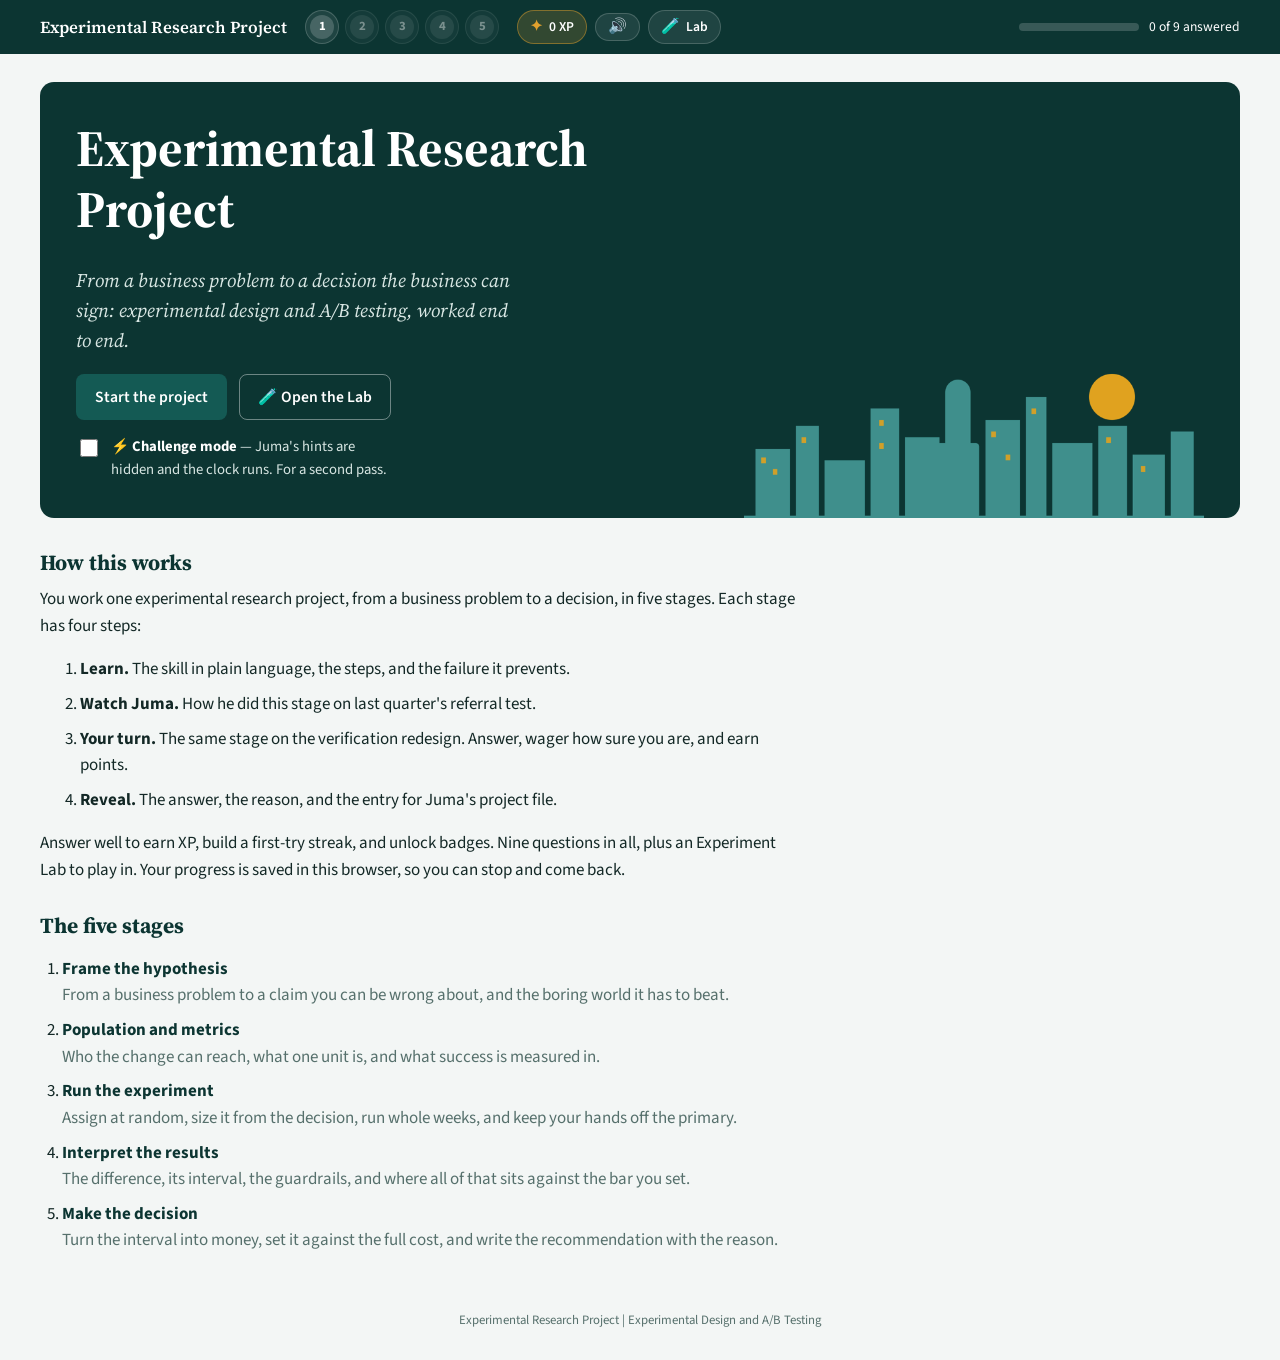
<file: index.html>
<!DOCTYPE html>
<html lang="en">
<head>
  <meta charset="utf-8">
  <meta name="viewport" content="width=device-width, initial-scale=1">
  <title>Experimental Research Project | Experimental Design and A/B Testing</title>
  <meta name="description" content="A self-paced interactive activity: take a business problem at Tuma, a Nairobi mobile wallet, through hypothesis, population and metrics, running the experiment, interpretation and the decision.">
  <meta name="theme-color" content="#0c3532">

  <!-- Social preview (Open Graph + Twitter) -->
  <meta property="og:type" content="website">
  <meta property="og:site_name" content="Nairobi Data Science 2.0">
  <meta property="og:title" content="Experimental Research Project — an interactive A/B testing activity">
  <meta property="og:description" content="Play Juma, a data analyst in Nairobi. Take one business problem from hypothesis to the decision through five stages. Earn XP, badges and a shareable result. A Nairobi Data Science 2.0 activity.">
  <meta property="og:url" content="https://vmwangi.github.io/experimental-research/">
  <meta property="og:image" content="https://vmwangi.github.io/experimental-research/assets/img/og-cover.png">
  <meta property="og:image:width" content="1200">
  <meta property="og:image:height" content="630">
  <meta property="og:image:alt" content="Experimental Research Project — Nairobi Data Science 2.0">
  <meta name="twitter:card" content="summary_large_image">
  <meta name="twitter:title" content="Experimental Research Project — an interactive A/B testing activity">
  <meta name="twitter:description" content="Play Juma, a data analyst in Nairobi. From hypothesis to decision in five stages. Earn XP, badges and a shareable result.">
  <meta name="twitter:image" content="https://vmwangi.github.io/experimental-research/assets/img/og-cover.png">
  <link rel="icon" href="data:image/svg+xml,%3Csvg xmlns='http://www.w3.org/2000/svg' viewBox='0 0 100 100'%3E%3Ctext y='.9em' font-size='90'%3E%F0%9F%A7%AA%3C/text%3E%3C/svg%3E">
  <link rel="preconnect" href="https://fonts.googleapis.com">
  <link rel="preconnect" href="https://fonts.gstatic.com" crossorigin>
  <link rel="stylesheet" href="https://fonts.googleapis.com/css2?family=Source+Sans+3:wght@400;600;700&family=Source+Serif+4:ital,opsz,wght@0,8..60,600;0,8..60,700;1,8..60,400&display=swap">
  <link rel="stylesheet" href="assets/style.css">
</head>
<body>
  <a class="skip" href="#main">Skip to content</a>
  <div id="app">
    <noscript>
      <p style="padding:24px">This activity needs JavaScript. Please enable it in your browser and reload the page.</p>
    </noscript>
  </div>
  <script src="assets/data.js"></script>
  <script src="assets/logic.js"></script>
  <script src="assets/app.js"></script>
</body>
</html>
</file>
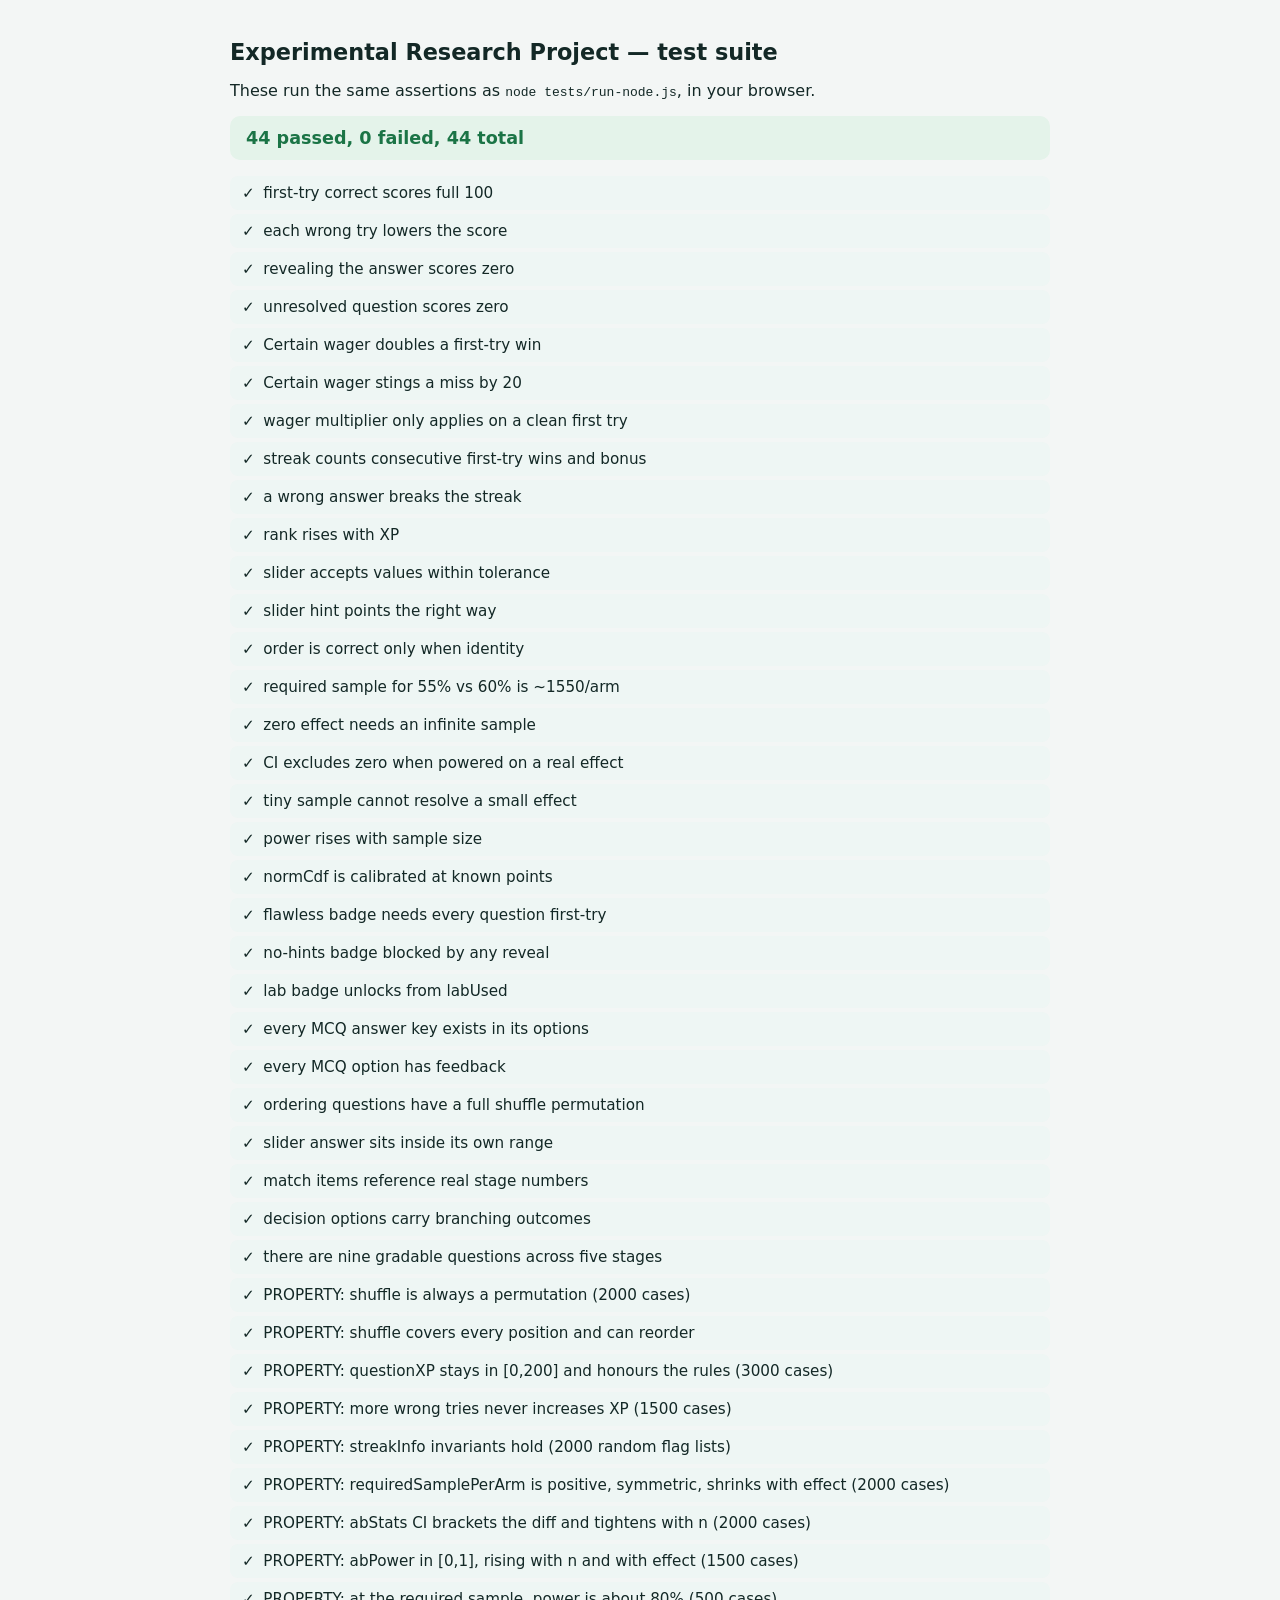
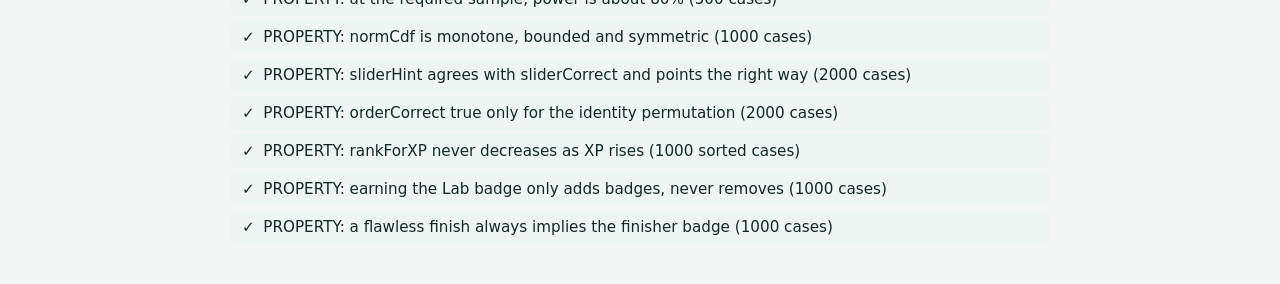
<file: tests.html>
<!DOCTYPE html>
<html lang="en">
<head>
  <meta charset="utf-8">
  <meta name="viewport" content="width=device-width, initial-scale=1">
  <title>Tests | Experimental Research Project</title>
  <style>
    body { font-family: "Segoe UI", system-ui, sans-serif; max-width: 820px; margin: 0 auto; padding: 24px; color: #132826; background: #f3f6f5; }
    h1 { font-size: 1.4rem; }
    #summary { font-size: 1.1rem; font-weight: 700; padding: 12px 16px; border-radius: 10px; margin: 16px 0; }
    #summary.ok { background: #e4f3ea; color: #1b7446; }
    #summary.bad { background: #fbe9e5; color: #a8321f; }
    ul { list-style: none; padding: 0; }
    li { padding: 8px 12px; border-radius: 8px; margin-bottom: 4px; font-size: .95rem; }
    li.pass { background: #eef6f4; }
    li.fail { background: #fbe9e5; color: #a8321f; }
    li .err { display: block; font-family: monospace; font-size: .85rem; margin-top: 4px; }
    .ico { display: inline-block; width: 1.4em; font-weight: 700; }
  </style>
</head>
<body>
  <h1>Experimental Research Project — test suite</h1>
  <p>These run the same assertions as <code>node tests/run-node.js</code>, in your browser.</p>
  <div id="summary">Running…</div>
  <ul id="results"></ul>

  <script src="assets/data.js"></script>
  <script src="assets/logic.js"></script>
  <script src="tests/cases.js"></script>
  <script>
    (function () {
      var ERP = window.ERP, W = window.WORKSHOP, cases = window.ERP_CASES;
      var results = document.getElementById("results");
      var summary = document.getElementById("summary");
      var pass = 0, fail = 0;
      cases.forEach(function (c) {
        var li = document.createElement("li");
        try {
          c.run(ERP, W);
          pass++;
          li.className = "pass";
          li.innerHTML = '<span class="ico">✓</span>' + c.name;
        } catch (e) {
          fail++;
          li.className = "fail";
          li.innerHTML = '<span class="ico">✗</span>' + c.name + '<span class="err">' + e.message + '</span>';
        }
        results.appendChild(li);
      });
      summary.textContent = pass + " passed, " + fail + " failed, " + cases.length + " total";
      summary.className = fail ? "bad" : "ok";
    })();
  </script>
</body>
</html>
</file>
<file: assets/style.css>
:root {
  --deep: #0c3532;
  --teal: #145a54;
  --teal-2: #2f7e76;
  --mist: #e6eeec;
  --paper: #ffffff;
  --page: #f3f6f5;
  --ink: #132826;
  --muted: #56706c;
  --line: #d3dfdc;
  --amber: #e2a12e;
  --amber-soft: #fbf1dc;
  --ok: #1b7446;
  --ok-soft: #e4f3ea;
  --bad: #a8321f;
  --bad-soft: #fbe9e5;
  --info-soft: #e6eff7;
  --info: #24527a;
  --serif: "Source Serif 4", Georgia, "Times New Roman", serif;
  --sans: "Source Sans 3", "Segoe UI", Roboto, Helvetica, Arial, sans-serif;
  --radius: 10px;
}

* { box-sizing: border-box; }
html { -webkit-text-size-adjust: 100%; scroll-padding-top: 90px; }
body {
  margin: 0;
  font-family: var(--sans);
  font-size: 17px;
  line-height: 1.55;
  color: var(--ink);
  background: var(--page);
}
img { max-width: 100%; height: auto; }
h1, h2, h3, h4 { font-family: var(--serif); line-height: 1.2; margin: 0 0 .5em; color: var(--deep); }
h1 { font-size: clamp(1.7rem, 3.5vw, 2.4rem); }
h2 { font-size: 1.35rem; }
h3 { font-size: 1.08rem; }
h4 { font-size: 1rem; margin-bottom: .25em; }
p { margin: 0 0 .9em; }
h1:focus, [tabindex="-1"]:focus { outline: none; }
:focus-visible { outline: 3px solid var(--amber); outline-offset: 2px; }

.sr-only {
  position: absolute; width: 1px; height: 1px; padding: 0; margin: -1px;
  overflow: hidden; clip: rect(0 0 0 0); white-space: nowrap; border: 0;
}
.skip { position: absolute; left: -999px; top: 0; background: var(--amber); color: var(--deep); padding: 8px 12px; z-index: 10; }
.skip:focus { left: 8px; }

.muted { color: var(--muted); }
.small { font-size: .9rem; }

/* header */
.top { background: var(--deep); color: #fff; position: sticky; top: 0; z-index: 5; }
.top-inner {
  max-width: 1240px; margin: 0 auto; padding: 10px 20px;
  display: flex; align-items: center; gap: 18px; flex-wrap: wrap;
}
.brand {
  font-family: var(--serif); font-size: 1.05rem; font-weight: 600;
  color: #fff; background: none; border: 0; padding: 4px 0; cursor: pointer;
}
.pills { list-style: none; margin: 0; padding: 0; display: flex; gap: 6px; flex-wrap: wrap; }
.pill {
  display: inline-flex; align-items: center; gap: 8px;
  background: rgba(255,255,255,.08); color: #fff;
  border: 1px solid rgba(255,255,255,.18); border-radius: 999px;
  padding: 4px 12px 4px 4px; font: inherit; font-size: .85rem; cursor: pointer;
}
.pill:hover:not(:disabled) { background: rgba(255,255,255,.16); }
.pill-num {
  width: 24px; height: 24px; border-radius: 50%;
  display: inline-grid; place-items: center;
  background: rgba(255,255,255,.18); font-weight: 700; font-size: .8rem;
}
.pill.is-current { background: var(--amber); color: var(--deep); border-color: var(--amber); }
.pill.is-current .pill-num { background: var(--deep); color: #fff; }
.pill.is-done .pill-num { background: var(--teal-2); }
.pill.is-locked { opacity: .45; cursor: not-allowed; }
.meter { margin-left: auto; display: flex; align-items: center; gap: 10px; font-size: .85rem; }
.meter-bar { width: 120px; height: 8px; background: rgba(255,255,255,.18); border-radius: 99px; overflow: hidden; }
.meter-bar span { display: block; height: 100%; background: var(--amber); }

.pill:not(.is-current) .pill-label { position: absolute; width: 1px; height: 1px; overflow: hidden; clip: rect(0 0 0 0); white-space: nowrap; }
.pill:not(.is-current) { padding: 4px; }
@media (max-width: 480px) {
  .pill .pill-label { position: absolute; width: 1px; height: 1px; overflow: hidden; clip: rect(0 0 0 0); white-space: nowrap; }
  .pill { padding: 4px; }
}
@media (max-width: 560px) {
  .meter { margin-left: 0; width: 100%; }
  .meter-bar { flex: 1; }
}

/* layout */
.layout { max-width: 1240px; margin: 0 auto; padding: 28px 20px 40px; }
.layout.with-file { display: grid; grid-template-columns: minmax(0, 1fr) 320px; gap: 28px; align-items: start; }
@media (max-width: 960px) { .layout.with-file { grid-template-columns: minmax(0, 1fr); } }
.main { min-width: 0; }
.foot { text-align: center; font-size: .8rem; color: var(--muted); padding: 0 20px 30px; }

/* buttons */
.btn {
  font: inherit; font-weight: 600; font-size: .98rem;
  border-radius: 8px; padding: 10px 18px; cursor: pointer;
  border: 1px solid transparent; min-height: 44px;
}
.btn:disabled { opacity: .45; cursor: not-allowed; }
.btn-primary { background: var(--teal); color: #fff; }
.btn-primary:hover:not(:disabled) { background: var(--deep); }
.btn-quiet { background: var(--paper); color: var(--teal); border-color: var(--line); }
.btn-quiet:hover:not(:disabled) { border-color: var(--teal); }
.btn-ghost-light { background: transparent; color: #fff; border-color: rgba(255,255,255,.4); }
.btn.small { font-size: .88rem; min-height: 38px; padding: 6px 12px; }
.actions { display: flex; gap: 12px; flex-wrap: wrap; margin-top: 18px; }
.nav-row {
  display: flex; justify-content: space-between; align-items: center; gap: 12px; flex-wrap: wrap;
  margin-top: 32px; padding-top: 20px; border-top: 1px solid var(--line);
}
.hint { color: var(--muted); font-size: .92rem; }

/* home */
.hero-band {
  background: var(--deep); color: #fff; border-radius: 14px;
  padding: 36px 36px 0; display: grid; grid-template-columns: 1.4fr 1fr; gap: 24px; align-items: end;
}
.hero-band h1 { color: #fff; font-size: clamp(2rem, 5vw, 3.2rem); }
.hero-text { padding-bottom: 36px; }
.lede { font-family: var(--serif); font-style: italic; font-size: 1.2rem; color: #d8e6e3; max-width: 44ch; }
.lede.dark { color: var(--muted); max-width: 70ch; }
.hero-art { display: block; align-self: end; }
@media (max-width: 760px) {
  .hero-band { grid-template-columns: 1fr; padding: 28px 22px 0; }
  .hero-text { padding-bottom: 0; }
}
.howto { max-width: 760px; margin: 32px 0 0; }
.howto h2 { margin-top: 1.4em; }
.how-steps li, .stage-list li { margin-bottom: .5em; }
.stage-list { padding-left: 1.3em; }
.stage-list strong { display: block; color: var(--deep); }
.stage-list span { color: var(--muted); }

/* setting */
.stats { list-style: none; padding: 0; margin: 20px 0; display: grid; grid-template-columns: repeat(auto-fit, minmax(140px, 1fr)); gap: 12px; }
.stats li { background: var(--deep); color: #fff; border-radius: var(--radius); padding: 16px; }
.stats strong { display: block; font-family: var(--serif); font-size: 1.7rem; }
.stats span { font-size: .88rem; color: #cfe0dc; }
.problem {
  background: var(--amber-soft); border-radius: var(--radius); padding: 20px;
  display: grid; grid-template-columns: 200px 1fr; gap: 20px; align-items: center;
}
.persona {
  margin-top: 20px; background: var(--paper); border: 1px solid var(--line); border-radius: var(--radius);
  padding: 20px; display: grid; grid-template-columns: 150px 1fr; gap: 20px; align-items: start;
}
.avatar { width: 150px; border-radius: 50%; }
.avatar-sm { width: 44px; height: 44px; border-radius: 50%; background: var(--mist); flex: none; }
@media (max-width: 640px) {
  .problem, .persona { grid-template-columns: 1fr; }
  .problem img { max-width: 220px; }
  .avatar { width: 110px; }
}

/* stage */
.stage-head { display: flex; gap: 16px; align-items: center; margin-bottom: 18px; }
.stage-head h1 { margin: 0; }
.badge {
  width: 52px; height: 52px; border-radius: 50%; background: var(--deep); color: #fff;
  display: grid; place-items: center; font-family: var(--serif); font-size: 1.5rem; font-weight: 700; flex: none;
}
.kicker { font-size: .85rem; color: var(--muted); margin: 0 0 4px; }
.tagline { font-family: var(--serif); font-style: italic; font-size: 1.12rem; color: var(--teal); }

.steps { display: flex; gap: 8px; flex-wrap: wrap; margin-bottom: 24px; }
.step {
  display: inline-flex; align-items: center; gap: 8px;
  font: inherit; font-size: .95rem; font-weight: 600;
  background: var(--paper); color: var(--ink); border: 1px solid var(--line);
  border-radius: 8px; padding: 8px 14px; cursor: pointer; min-height: 44px;
}
.step-num {
  width: 22px; height: 22px; border-radius: 50%; background: var(--mist); color: var(--deep);
  display: inline-grid; place-items: center; font-size: .78rem;
}
.step.is-current { background: var(--deep); color: #fff; border-color: var(--deep); }
.step.is-current .step-num { background: var(--amber); }
.step:disabled { opacity: .5; cursor: not-allowed; }

.grid-2 { display: grid; grid-template-columns: minmax(0, 1.5fr) minmax(0, 1fr); gap: 24px; align-items: start; }
@media (max-width: 760px) { .grid-2 { grid-template-columns: 1fr; } }
.panel-dark { background: var(--deep); color: #eaf2f0; border-radius: var(--radius); padding: 20px 22px; }
.panel-dark h3 { color: #fff; }
.panel-dark ol { margin: 0; padding-left: 1.2em; }
.panel-dark li { margin-bottom: .45em; }
.failure { background: var(--amber-soft); border-radius: var(--radius); padding: 16px 18px; margin-top: 18px; }
.failure p { margin: 0; }
.result { background: var(--mist); border-radius: var(--radius); padding: 12px 16px; }
.artifact-head { display: flex; align-items: center; gap: 12px; margin-bottom: 10px; }
.artifact-head h3 { margin: 0; }
.artifact { margin: 0; display: grid; grid-template-columns: minmax(90px, 40%) 1fr; }
.artifact dt, .artifact dd { padding: 8px 0; border-top: 1px solid rgba(255,255,255,.14); margin: 0; font-size: .92rem; }
.artifact dt { color: var(--amber); font-weight: 600; padding-right: 10px; }

/* questions */
.question {
  background: var(--paper); border: 1px solid var(--line); border-radius: 14px;
  display: grid; grid-template-columns: minmax(0, 1fr) minmax(0, 1.6fr); overflow: hidden; margin-bottom: 24px;
}
@media (max-width: 820px) { .question { grid-template-columns: 1fr; } }
.desk { background: var(--mist); padding: 20px; display: flex; flex-direction: column; justify-content: space-between; gap: 12px; }
.desk-art { max-width: 220px; align-self: center; }
.q-body { padding: 20px 22px; }
.prompt { font-size: 1.3rem; }
.options { display: grid; gap: 10px; margin: 14px 0; }
.option {
  position: relative; display: flex; gap: 12px; align-items: flex-start;
  border: 2px solid var(--line); border-radius: var(--radius); padding: 12px 14px;
  background: var(--page); cursor: pointer;
}
.option:hover { border-color: var(--teal-2); }
.option input { position: absolute; opacity: 0; width: 1px; height: 1px; }
.option:focus-within { outline: 3px solid var(--amber); outline-offset: 2px; }
.opt-key {
  flex: none; width: 30px; height: 30px; border-radius: 50%;
  background: var(--paper); border: 1px solid var(--line);
  display: grid; place-items: center; font-weight: 700; color: var(--deep); text-transform: lowercase;
}
.option.is-selected { border-color: var(--teal); background: #eef6f4; }
.option.is-selected .opt-key { background: var(--teal); color: #fff; border-color: var(--teal); }
.option.is-wrong { border-color: #e7b5ab; background: var(--bad-soft); cursor: not-allowed; }
.option.is-wrong .opt-text { color: #7a4a42; text-decoration: line-through; text-decoration-color: rgba(168,50,31,.5); }
.option.is-wrong .opt-key { background: var(--bad); color: #fff; border-color: var(--bad); }
.option.is-right { border-color: var(--ok); background: var(--ok-soft); }
.option.is-right .opt-key { background: var(--ok); color: #fff; border-color: var(--ok); }
.question.is-done .option:not(.is-right):not(.is-wrong) { opacity: .6; cursor: default; }
.q-actions { display: flex; align-items: center; gap: 12px; flex-wrap: wrap; }

.feedback { border-radius: var(--radius); padding: 14px 16px; margin-top: 14px; border: 1px solid; }
.feedback p { margin: 0 0 .4em; }
.feedback p:last-child { margin-bottom: 0; }
.fb-title { font-weight: 700; }
.feedback.ok { background: var(--ok-soft); border-color: #9fd2b3; }
.feedback.ok .fb-title { color: var(--ok); }
.feedback.bad { background: var(--bad-soft); border-color: #e7b5ab; }
.feedback.bad .fb-title { color: var(--bad); }
.feedback.info { background: var(--info-soft); border-color: #b3c9dd; }
.feedback.info .fb-title { color: var(--info); }
.fb-next { font-style: italic; }
.history { margin-top: 12px; font-size: .93rem; }
.history summary { cursor: pointer; color: var(--teal); font-weight: 600; padding: 4px 0; }
.history p { margin: .5em 0 0; }

/* reveal */
.reveal-grid { display: grid; grid-template-columns: repeat(auto-fit, minmax(260px, 1fr)); gap: 18px; }
.reveal-card { background: var(--paper); border: 1px solid var(--line); border-radius: 14px; padding: 20px; }
.reveal-letter { font-family: var(--serif); font-size: 2.4rem; font-weight: 700; color: var(--amber); line-height: 1; }
.reveal-answer { font-weight: 600; margin-top: 6px; }
.file-entry { background: var(--deep); color: #eaf2f0; border-radius: 14px; padding: 20px 22px; margin-top: 18px; }
.file-entry h3 { color: var(--amber); }
.file-entry p { margin: 0; }

/* project file */
.file {
  background: var(--paper); border: 1px solid var(--line); border-radius: 14px; padding: 18px;
  position: sticky; top: 90px; max-height: calc(100vh - 110px); overflow: auto;
}
@media (max-width: 960px) { .file { position: static; max-height: none; } }
.file-full { position: static; max-height: none; margin: 24px 0; }
.file-head { display: flex; align-items: center; gap: 10px; margin-bottom: 8px; }
.file-head h2 { margin: 0; font-size: 1.15rem; }
.entries { list-style: none; margin: 0 0 14px; padding: 0; }
.entries li { display: flex; gap: 10px; padding: 10px 0; border-top: 1px solid var(--line); }
.entries p { margin: 0; font-size: .88rem; }
.entries .empty p { color: var(--muted); font-style: italic; }
.entry-num {
  flex: none; width: 26px; height: 26px; border-radius: 50%;
  display: grid; place-items: center; font-size: .8rem; font-weight: 700;
  background: var(--mist); color: var(--deep);
}
.entries .filled .entry-num { background: var(--ok); color: #fff; }
.file-full .entries p { font-size: .95rem; }

/* finish */
.score {
  display: flex; gap: 22px; align-items: center; flex-wrap: wrap;
  background: var(--deep); color: #eaf2f0; border-radius: 14px; padding: 22px 26px; margin-top: 18px;
}
.score h2 { color: #fff; margin-bottom: .2em; }
.score p { margin: 0; }
.score-num { font-family: var(--serif); font-size: 3.2rem; font-weight: 700; color: var(--amber); line-height: 1; }
.score-num span { font-size: 1.6rem; color: #cfe0dc; }
.match { background: var(--paper); border: 1px solid var(--line); border-radius: 14px; padding: 22px; }
.match-list { list-style: none; padding: 0; margin: 16px 0; display: grid; gap: 12px; }
.match-row {
  display: grid; grid-template-columns: minmax(0, 1fr) 240px; gap: 10px 16px; align-items: center;
  border: 2px solid var(--line); border-radius: var(--radius); padding: 12px 14px;
}
.match-row label { cursor: pointer; }
.match-n { font-weight: 700; margin-right: 6px; color: var(--teal); }
.match-select {
  font: inherit; font-size: .95rem; padding: 8px 10px; border-radius: 8px;
  border: 1px solid var(--line); background: var(--page); color: var(--ink); min-height: 44px; width: 100%;
}
.match-row.is-right { border-color: var(--ok); background: var(--ok-soft); }
.match-row.is-wrong { border-color: #e7b5ab; background: var(--bad-soft); }
.match-fb { grid-column: 1 / -1; margin: 0; font-weight: 600; font-size: .92rem; }
.is-right .match-fb { color: var(--ok); }
.is-wrong .match-fb { color: var(--bad); }
@media (max-width: 640px) { .match-row { grid-template-columns: 1fr; } }
.lesson { background: var(--amber-soft); border-radius: 14px; padding: 22px; margin-top: 24px; }
.lesson p { font-family: var(--serif); font-size: 1.3rem; margin: 0; color: var(--deep); }


@media print {
  .top, .nav-row, .steps, .btn, .foot, .match .q-actions { display: none !important; }
  body { background: #fff; }
  .layout.with-file { display: block; }
  .file { position: static; max-height: none; }
}

@media (max-width: 640px) {
  .top { position: static; }
  html { scroll-padding-top: 12px; }
  .top-inner { gap: 10px; }
  .desk-art { max-width: 150px; }
  .q-body, .desk { padding: 16px; }
  .file { top: 0; }
}

/* ---------- transitions ---------- */
:root {
  --ease-out: cubic-bezier(.22, .8, .3, 1);
  --ease-in: cubic-bezier(.5, 0, .75, .2);
}
.meter-bar span { transition: width .6s var(--ease-out); }

/* page leave */
.is-leaving { pointer-events: none; }
.leave-fwd { animation: leave-fwd .17s var(--ease-in) forwards; }
.leave-back { animation: leave-back .17s var(--ease-in) forwards; }
@keyframes leave-fwd { to { opacity: 0; transform: translateX(-18px); } }
@keyframes leave-back { to { opacity: 0; transform: translateX(18px); } }

/* page enter: the page slides in, then its parts follow in a short cascade */
.enter-fwd { animation: enter-fwd .38s var(--ease-out) both; }
.enter-back { animation: enter-back .38s var(--ease-out) both; }
@keyframes enter-fwd { from { opacity: 0; transform: translateX(26px); } to { opacity: 1; transform: none; } }
@keyframes enter-back { from { opacity: 0; transform: translateX(-26px); } to { opacity: 1; transform: none; } }

.enter-fwd > section > *,
.enter-back > section > * { animation: rise .45s var(--ease-out) both; }
.enter-fwd > section > *:nth-child(2), .enter-back > section > *:nth-child(2) { animation-delay: .04s; }
.enter-fwd > section > *:nth-child(3), .enter-back > section > *:nth-child(3) { animation-delay: .08s; }
.enter-fwd > section > *:nth-child(4), .enter-back > section > *:nth-child(4) { animation-delay: .12s; }
.enter-fwd > section > *:nth-child(n+5), .enter-back > section > *:nth-child(n+5) { animation-delay: .16s; }
@keyframes rise { from { opacity: 0; transform: translateY(10px); } to { opacity: 1; transform: none; } }

/* controls */
.btn, .step, .pill, .option, .match-row, .match-select, .history summary {
  transition: background-color .2s, border-color .2s, color .2s, box-shadow .2s, transform .12s, opacity .2s;
}
.btn:active:not(:disabled), .step:active:not(:disabled), .pill:active:not(:disabled) { transform: scale(.97); }
.btn-primary:not(:disabled):hover { box-shadow: 0 4px 14px rgba(12, 53, 50, .22); }
.option .opt-key { transition: background-color .2s, color .2s, border-color .2s, transform .2s var(--ease-out); }
.option.is-selected .opt-key { transform: scale(1.08); }

/* answer feedback */
.feedback-wrap.is-fresh .feedback { animation: pop .35s var(--ease-out) both; }
.feedback-wrap.is-fresh .feedback.bad { animation: pop .35s var(--ease-out) both, nudge .35s .1s ease-in-out; }
@keyframes pop { from { opacity: 0; transform: translateY(8px) scale(.98); } to { opacity: 1; transform: none; } }
@keyframes nudge { 0%, 100% { translate: 0; } 25% { translate: -5px; } 75% { translate: 5px; } }
.question.is-fresh .option.is-right .opt-key { animation: tick .4s var(--ease-out); }
@keyframes tick { from { transform: scale(.4); } 60% { transform: scale(1.2); } to { transform: scale(1); } }

/* expandable explanations */
.history[open] > p { animation: rise .3s var(--ease-out) both; }

/* project file entry that was just added */
.entries .just-filled { animation: glow 1.6s ease-out; border-radius: 8px; }
.entries .just-filled .entry-num { animation: tick .5s .2s var(--ease-out) both; }
@keyframes glow { 0% { background: var(--amber-soft); } 100% { background: transparent; } }

/* matching result */
.match.is-checked .match-row { animation: rise .35s var(--ease-out) both; }
.match.is-checked .match-row:nth-child(2) { animation-delay: .05s; }
.match.is-checked .match-row:nth-child(3) { animation-delay: .1s; }
.match.is-checked .match-row:nth-child(4) { animation-delay: .15s; }
.match.is-checked .match-row:nth-child(5) { animation-delay: .2s; }
#match-result .feedback { animation: pop .35s .2s var(--ease-out) both; }

/* score count-in on the finish page */
.enter-fwd .score-num { animation: pop .6s .3s var(--ease-out) both; }

/* ================= gamification additions ================= */

/* header HUD */
.hud { display: flex; align-items: center; gap: 8px; flex-wrap: wrap; }
.hud-chip {
  display: inline-flex; align-items: center; gap: 6px;
  background: rgba(255,255,255,.08); color: #fff;
  border: 1px solid rgba(255,255,255,.18); border-radius: 999px;
  padding: 5px 12px; font: inherit; font-size: .85rem; font-weight: 600; cursor: default;
}
button.hud-chip { cursor: pointer; }
button.hud-chip:hover { background: rgba(255,255,255,.16); }
.hud-ico { font-size: .95rem; line-height: 1; }
.hud-xp { background: rgba(226,161,46,.18); border-color: rgba(226,161,46,.45); }
.hud-xp .hud-ico { color: var(--amber); }
.hud-streak { background: rgba(226,161,46,.16); border-color: rgba(226,161,46,.4); }
.hud-btn.is-on { background: var(--amber); color: var(--deep); border-color: var(--amber); }
.hud-timer { font-variant-numeric: tabular-nums; }
@media (max-width: 560px) { .hud { width: 100%; order: 3; } }

.chal-toggle { display: flex; gap: 10px; align-items: flex-start; margin-top: 16px; font-size: .92rem; color: #d8e6e3; cursor: pointer; max-width: 46ch; }
.chal-toggle input { margin-top: 3px; width: 18px; height: 18px; flex: none; accent-color: var(--amber); }
.chal-toggle strong { color: #fff; }

.xp-earn { display: inline-block; margin-left: 8px; background: var(--amber-soft); color: #8a5d10; border-radius: 999px; padding: 1px 10px; font-size: .82rem; font-weight: 700; }

/* confidence wager */
.wager { display: flex; align-items: center; gap: 12px; flex-wrap: wrap; margin: 6px 0 14px; }
.wager-label { font-weight: 600; color: var(--muted); font-size: .92rem; }
.wager-opts { display: flex; gap: 8px; flex-wrap: wrap; }
.wager-btn {
  font: inherit; font-weight: 600; font-size: .9rem; cursor: pointer;
  background: var(--page); border: 1.5px solid var(--line); color: var(--ink);
  border-radius: 999px; padding: 6px 14px; display: inline-flex; align-items: center; gap: 6px; min-height: 40px;
}
.wager-btn:hover { border-color: var(--teal-2); }
.wager-btn.is-on { background: var(--teal); color: #fff; border-color: var(--teal); }
.wager-mult { font-size: .78rem; opacity: .85; }
.wager-locked { font-size: .9rem; color: var(--muted); margin: 4px 0 12px; }

/* slider question */
.slider-wrap { margin: 16px 0; }
.slider-readout { text-align: center; margin-bottom: 6px; }
.slider-val { font-family: var(--serif); font-size: 2rem; font-weight: 700; color: var(--teal); }
.slider-range { width: 100%; accent-color: var(--teal); height: 32px; }
.slider-range.light { accent-color: var(--amber); }
.slider-scale { display: flex; justify-content: space-between; font-size: .82rem; color: var(--muted); }

/* ordering question */
.order-list { list-style: none; margin: 14px 0; padding: 0; display: grid; gap: 8px; counter-reset: ord; }
.order-item {
  display: flex; align-items: center; gap: 12px;
  background: var(--page); border: 2px solid var(--line); border-radius: var(--radius); padding: 10px 12px;
  cursor: grab;
}
.order-item.dragging { opacity: .5; }
.order-item.drop-hint { border-color: var(--teal); background: #eef6f4; }
.order-list.is-locked .order-item { cursor: default; }
.order-item.is-right { border-color: var(--ok); background: var(--ok-soft); }
.order-item.is-off { opacity: .6; }
.order-grip { color: var(--muted); font-size: 1.2rem; cursor: grab; flex: none; }
.order-text { flex: 1; }
.order-text::before { counter-increment: ord; content: counter(ord) ". "; font-weight: 700; color: var(--teal); }
.order-moves { display: flex; flex-direction: column; gap: 2px; flex: none; }
.order-move { font: inherit; font-size: .7rem; line-height: 1; cursor: pointer; background: var(--paper); border: 1px solid var(--line); border-radius: 5px; width: 30px; height: 22px; color: var(--teal); }
.order-move:disabled { opacity: .35; cursor: not-allowed; }

/* branching consequence */
.consequence { background: var(--amber-soft); border-radius: var(--radius); padding: 16px 18px; margin-top: 16px; }
.consequence.in-reveal { margin-top: 18px; }
.consequence h3 { margin-bottom: .4em; }
.consequence-good { font-weight: 600; }

/* experiment lab */
.lab-callout { background: var(--mist); border-left: 4px solid var(--teal); border-radius: 8px; padding: 12px 16px; margin-top: 16px; }
.lab-callout p { margin-bottom: 10px; }
.lab-grid { display: grid; grid-template-columns: minmax(0, 340px) minmax(0, 1fr); gap: 24px; align-items: start; margin: 20px 0; }
@media (max-width: 820px) { .lab-grid { grid-template-columns: 1fr; } }
.lab-controls { display: grid; gap: 18px; }
.lab-field label { display: flex; justify-content: space-between; font-weight: 600; color: #eaf2f0; margin-bottom: 4px; gap: 12px; }
.lab-num { color: var(--amber); font-variant-numeric: tabular-nums; }
.lab-actions { display: flex; gap: 10px; flex-wrap: wrap; }
.lab-panel { background: var(--paper); border: 1px solid var(--line); border-radius: 14px; padding: 20px; }
.lab-readout { display: flex; gap: 16px; flex-wrap: wrap; align-items: stretch; margin-bottom: 16px; }
.lab-stat { background: var(--mist); border-radius: var(--radius); padding: 12px 16px; flex: 1; min-width: 130px; }
.lab-stat-num { display: block; font-family: var(--serif); font-size: 1.9rem; font-weight: 700; color: var(--deep); }
.lab-stat span:last-child { font-size: .82rem; color: var(--muted); }
.lab-badge { width: 100%; border-radius: var(--radius); padding: 10px 14px; font-weight: 600; font-size: .92rem; }
.lab-badge.ok { background: var(--ok-soft); color: var(--ok); }
.lab-badge.warn { background: var(--amber-soft); color: #8a5d10; }
.lab-viz { margin: 8px 0 12px; }
.viz-svg { width: 100%; height: auto; background: #f7faf9; border: 1px solid var(--line); border-radius: var(--radius); }
.viz-zero { stroke: #93a7a3; stroke-width: .5; stroke-dasharray: 2 2; }
.viz-true { stroke: var(--amber); stroke-width: .8; }
.viz-tick { fill: var(--muted); font-size: 4px; text-anchor: middle; }
.viz-tick.true { fill: #8a5d10; }
.viz-ci { stroke-width: 1.4; }
.viz-ci.sig { stroke: var(--ok); }
.viz-ci.ns { stroke: #b9c6c2; }
.viz-dot.sig { fill: var(--ok); }
.viz-dot.ns { fill: #8fa39e; }
.viz-key { display: flex; gap: 16px; flex-wrap: wrap; font-size: .82rem; color: var(--muted); margin-top: 6px; }
.viz-key i { display: inline-block; width: 12px; height: 4px; border-radius: 2px; vertical-align: middle; margin-right: 4px; }
.viz-key .k-true { background: var(--amber); } .viz-key .k-sig { background: var(--ok); } .viz-key .k-ns { background: #b9c6c2; }

/* score board on finish */
.score { flex-direction: column; align-items: stretch; gap: 18px; }
.score-main { display: flex; gap: 22px; align-items: center; flex-wrap: wrap; }
.score-stats { list-style: none; display: flex; gap: 14px; flex-wrap: wrap; margin: 0; padding: 0; }
.score-stats li { background: rgba(255,255,255,.08); border-radius: var(--radius); padding: 10px 18px; }
.score-stats strong { display: block; font-family: var(--serif); font-size: 1.5rem; color: #fff; }
.score-stats span { font-size: .8rem; color: #cfe0dc; }

/* badges */
.badges { margin-top: 24px; }
.badge-grid { list-style: none; margin: 14px 0 0; padding: 0; display: grid; grid-template-columns: repeat(auto-fill, minmax(150px, 1fr)); gap: 12px; }
.badge-card { background: var(--paper); border: 1px solid var(--line); border-radius: 12px; padding: 14px; text-align: center; display: flex; flex-direction: column; gap: 4px; }
.badge-card.locked { opacity: .55; }
.badge-card.got { border-color: var(--amber); box-shadow: 0 2px 10px rgba(226,161,46,.18); }
.badge-ico { font-size: 2rem; line-height: 1; }
.badge-name { font-weight: 700; color: var(--deep); }
.badge-desc { font-size: .82rem; color: var(--muted); }

/* epilogue */
.epilogue { background: var(--mist); border-radius: 14px; padding: 20px 22px; margin-top: 22px; }

/* share card */
.share { background: var(--paper); border: 1px solid var(--line); border-radius: 14px; padding: 22px; margin-top: 22px; }
.share-name { display: block; font-size: .9rem; color: var(--muted); margin: 10px 0; }
.share-name input { display: block; margin-top: 4px; font: inherit; padding: 8px 12px; border: 1px solid var(--line); border-radius: 8px; min-height: 42px; width: 100%; max-width: 300px; }
.share-preview { max-width: 360px; margin: 14px 0; }
.share-preview canvas { display: block; border-radius: 12px; border: 1px solid var(--line); }
.share-actions { display: flex; gap: 10px; flex-wrap: wrap; }

/* matching drag and drop */
.match-board { display: grid; grid-template-columns: minmax(0, 1fr) minmax(0, 1.2fr); gap: 18px; margin: 16px 0; align-items: start; }
@media (max-width: 720px) { .match-board { grid-template-columns: 1fr; } }
.match-pool { display: flex; flex-direction: column; gap: 10px; background: var(--mist); border: 2px dashed var(--line); border-radius: var(--radius); padding: 14px; min-height: 80px; }
.match-pool.drop-hint { border-color: var(--teal); background: #eef6f4; }
.pool-empty { margin: 0; }
.match-chip {
  display: flex; align-items: flex-start; gap: 8px; text-align: left;
  font: inherit; font-size: .92rem; cursor: grab;
  background: var(--paper); border: 1.5px solid var(--line); border-radius: var(--radius); padding: 10px 12px; color: var(--ink);
}
.match-chip:hover { border-color: var(--teal-2); }
.match-chip.is-sel { border-color: var(--teal); box-shadow: 0 0 0 2px rgba(20,90,84,.25); }
.match-chip.dragging { opacity: .5; }
.match-chip.is-placed { background: var(--page); width: 100%; }
.chip-grip { color: var(--muted); font-size: 1.1rem; line-height: 1.2; flex: none; }
.match-slots { list-style: none; margin: 0; padding: 0; display: grid; gap: 10px; }
.match-slot { border: 2px dashed var(--line); border-radius: var(--radius); padding: 12px; }
.match-slot.drop-hint { border-color: var(--teal); background: #eef6f4; }
.match-slot.is-right { border-style: solid; border-color: var(--ok); background: var(--ok-soft); }
.match-slot.is-wrong { border-style: solid; border-color: #e7b5ab; background: var(--bad-soft); }
.slot-head { display: flex; align-items: center; gap: 10px; margin-bottom: 8px; }
.slot-num { flex: none; width: 26px; height: 26px; border-radius: 50%; background: var(--deep); color: #fff; display: grid; place-items: center; font-weight: 700; font-size: .85rem; }
.slot-title { font-weight: 600; color: var(--deep); }
.slot-empty { display: block; color: var(--muted); font-size: .88rem; font-style: italic; }
.match-slot .match-fb { grid-column: auto; margin: 8px 0 0; font-weight: 600; font-size: .9rem; }
.match-slot.is-right .match-fb { color: var(--ok); }
.match-slot.is-wrong .match-fb { color: var(--bad); }

/* challenge lock panel */
.challenge-lock .panel-dark { max-width: 640px; }

/* confetti overlay */
#fx-canvas { position: fixed; inset: 0; width: 100%; height: 100%; pointer-events: none; z-index: 40; }

/* toasts */
#toasts { position: fixed; top: 16px; right: 16px; z-index: 50; display: flex; flex-direction: column; gap: 10px; max-width: 320px; }
.toast {
  display: flex; align-items: center; gap: 12px;
  background: var(--deep); color: #fff; border-radius: 12px; padding: 12px 16px;
  box-shadow: 0 8px 26px rgba(12,53,50,.32); border-left: 4px solid var(--amber);
  opacity: 0; transform: translateX(24px); transition: opacity .3s, transform .3s;
}
.toast.in { opacity: 1; transform: none; }
.toast-ico { font-size: 1.5rem; line-height: 1; }
.toast-kicker { display: block; font-size: .72rem; text-transform: uppercase; letter-spacing: .06em; color: var(--amber); }
.toast-title { display: block; font-weight: 700; }
@media (max-width: 480px) { #toasts { left: 12px; right: 12px; max-width: none; } }

/* pointer-drag ghost that follows the finger/cursor */
.drag-ghost {
  position: fixed; z-index: 60; pointer-events: none; transform: translate(-50%, -50%);
  background: var(--teal); color: #fff; padding: 8px 12px; border-radius: 8px;
  max-width: 260px; font-size: .9rem; font-weight: 600; line-height: 1.3;
  box-shadow: 0 10px 26px rgba(0,0,0,.35); opacity: .96;
}

/* Draggable items own the gesture; other controls just skip the tap delay. */
.match-chip, .order-item { touch-action: none; }
.btn, .step, .pill, .wager-btn, .hud-chip, .order-move, .match-slot, .slider-range, .match-select { touch-action: manipulation; }

/* Bigger hit areas on touch screens */
@media (pointer: coarse) {
  .order-move { width: 40px; height: 30px; }
  .order-item { padding: 14px 12px; }
  .match-chip { padding: 14px; }
  .wager-btn { min-height: 44px; }
  .match-slot { padding: 14px; }
  .order-grip, .chip-grip { font-size: 1.3rem; }
}

/* Watch Juma: the worked example arrives one beat at a time, and the
   artifact panel assembles row by row — motion that paces the story. */
@keyframes watch-seq { from { opacity: 0; transform: translateY(8px); } to { opacity: 1; transform: none; } }
.enter-fwd .watch-beats .beat, .enter-back .watch-beats .beat { animation: watch-seq .5s var(--ease-out) both; }
.enter-fwd .watch-beats .beat:nth-child(1), .enter-back .watch-beats .beat:nth-child(1) { animation-delay: .06s; }
.enter-fwd .watch-beats .beat:nth-child(2), .enter-back .watch-beats .beat:nth-child(2) { animation-delay: .24s; }
.enter-fwd .watch-beats .beat:nth-child(3), .enter-back .watch-beats .beat:nth-child(3) { animation-delay: .42s; }
.enter-fwd .watch .assemble-row, .enter-back .watch .assemble-row { animation: watch-seq .45s var(--ease-out) both; }
.watch-beats .beat h3 { margin-top: 0; }

/* xp count-in on finish */
.enter-fwd .badge-card.got { animation: pop .5s var(--ease-out) both; }

@media (prefers-reduced-motion: reduce) {
  *, *::before, *::after {
    animation: none !important;
    transition: none !important;
    scroll-behavior: auto !important;
  }
}
</file>
